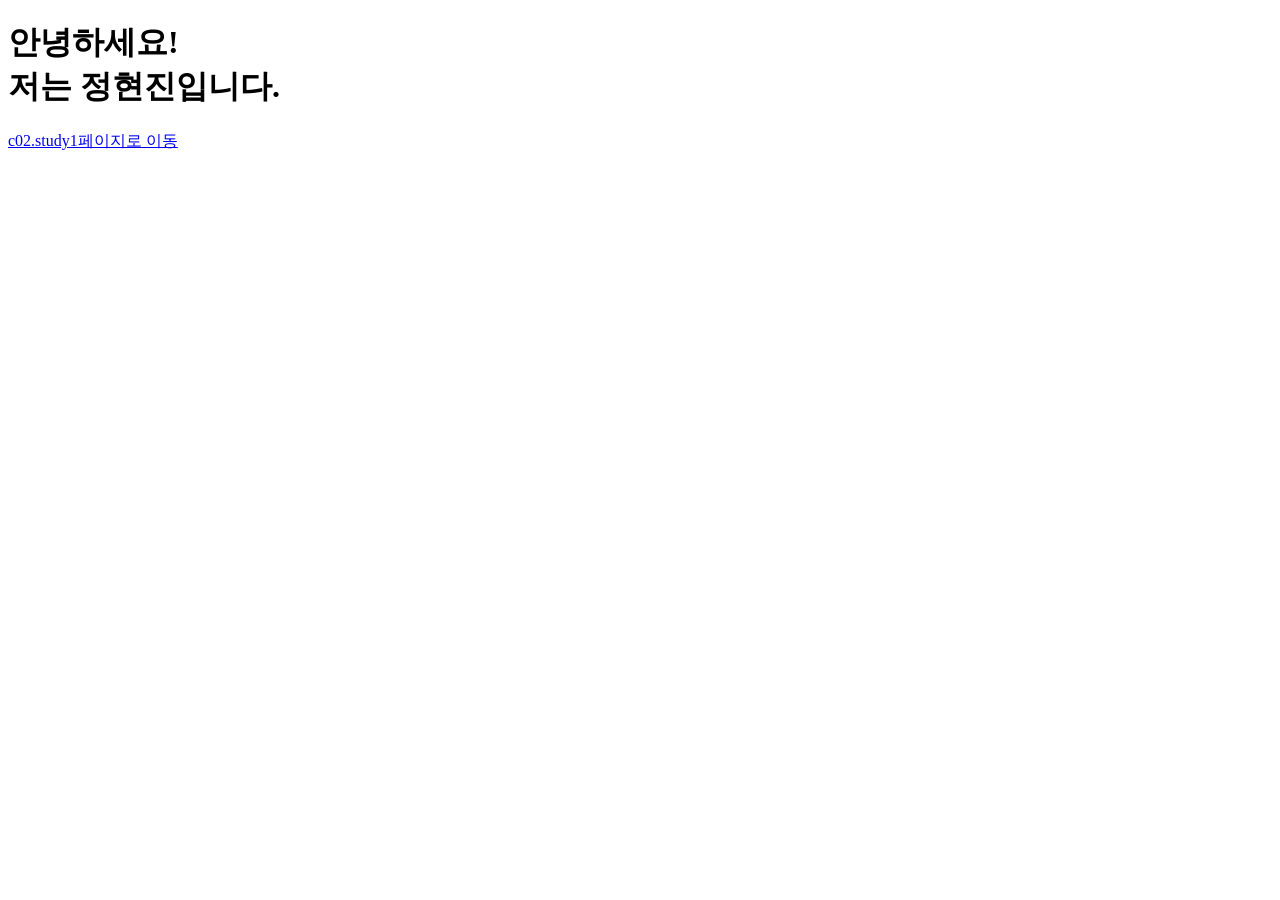
<file: index.html>
<!DOCTYPE html>
<html lang="ko">
    <head>
        <title>환영합니다</title>
        <meta charset="UTF-8">
        <meta name="viewport" content="width=device-width, initial-scale=1.0">
    </head>
    <body>
        
        <h1>안녕하세요!<br>
        저는       정현진입니다.</h1>
        <a href="./c02.link/study1.html">c02.study1페이지로 이동</a>
    </body>
</html>
</file>
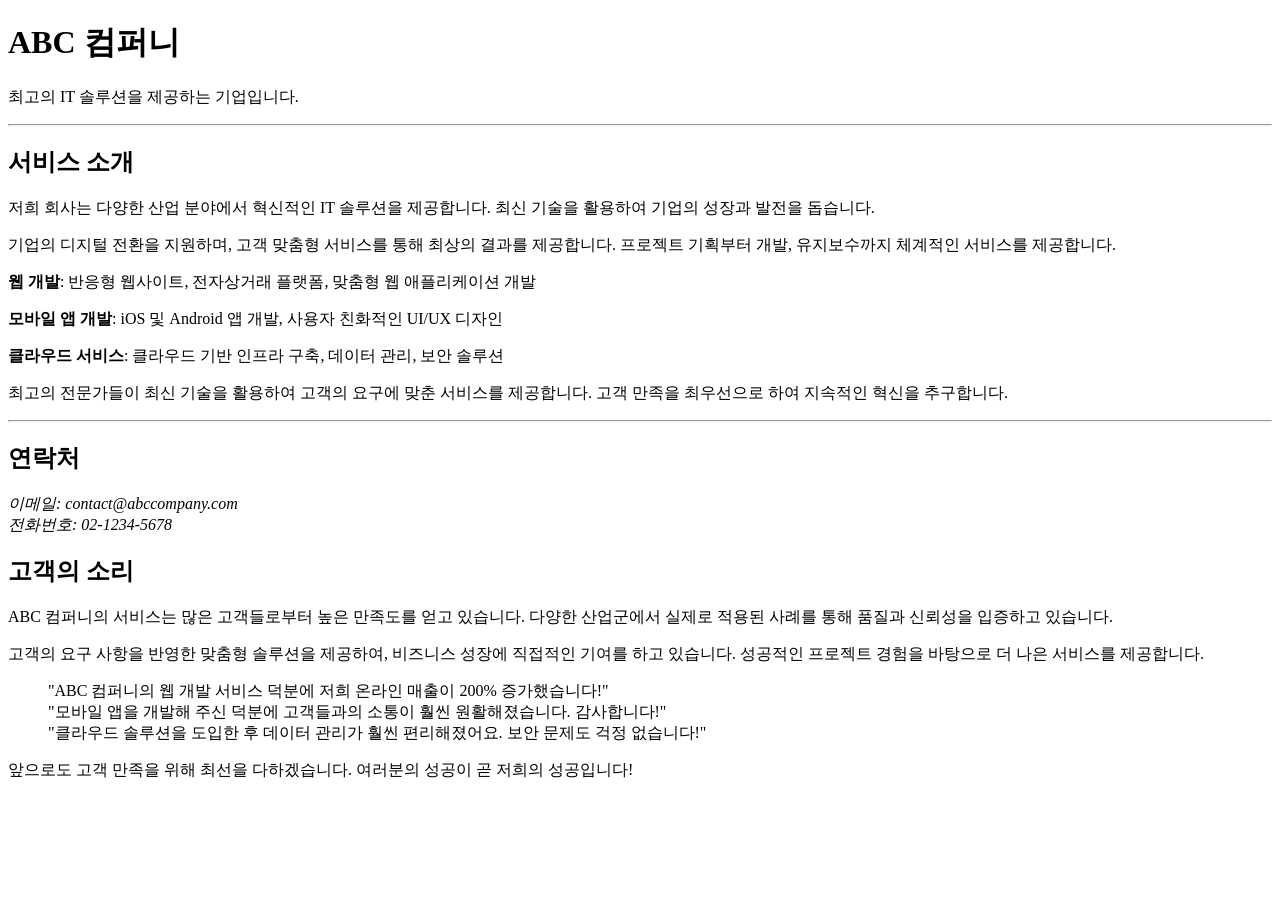
<file: c01.context/ex1.html>
<!DOCTYPE html>
<html lang="ko">
<head>
    <meta charset="UTF-8">
    <meta name="viewport" content="width=device-width, initial-scale=1.0">
    <title>회사 서비스 소개</title>
</head>
<body>
    <h1>ABC 컴퍼니</h1>
    <p>최고의 IT 솔루션을 제공하는 기업입니다.</p>
    <hr>
    <h2>서비스 소개</h2>
    <p>저희 회사는 다양한 산업 분야에서 혁신적인 IT 솔루션을 제공합니다. 최신 기술을 활용하여 기업의 성장과 발전을 돕습니다.</p>
    <p>기업의 디지털 전환을 지원하며, 고객 맞춤형 서비스를 통해 최상의 결과를 제공합니다. 프로젝트 기획부터 개발, 유지보수까지 체계적인 서비스를 제공합니다.</p>
    <p><strong>웹 개발</strong>: 반응형 웹사이트, 전자상거래 플랫폼, 맞춤형 웹 애플리케이션 개발</p>
    <p><strong>모바일 앱 개발</strong>: iOS 및 Android 앱 개발, 사용자 친화적인 UI/UX 디자인</p>
    <p><strong>클라우드 서비스</strong>: 클라우드 기반 인프라 구축, 데이터 관리, 보안 솔루션</p>
    <p>최고의 전문가들이 최신 기술을 활용하여 고객의 요구에 맞춘 서비스를 제공합니다. 고객 만족을 최우선으로 하여 지속적인 혁신을 추구합니다.</p>
    <hr>
    <h2>연락처</h2>
    <address>
        이메일: contact@abccompany.com<br>
        전화번호: 02-1234-5678
    </address>
    <h2>고객의 소리</h2>
    <p>ABC 컴퍼니의 서비스는 많은 고객들로부터 높은 만족도를 얻고 있습니다. 다양한 산업군에서 실제로 적용된 사례를 통해 품질과 신뢰성을 입증하고 있습니다.</p>
    <p>고객의 요구 사항을 반영한 맞춤형 솔루션을 제공하여, 비즈니스 성장에 직접적인 기여를 하고 있습니다. 성공적인 프로젝트 경험을 바탕으로 더 나은 서비스를 제공합니다.</p>
    <blockquote>
        "ABC 컴퍼니의 웹 개발 서비스 덕분에 저희 온라인 매출이 200% 증가했습니다!"<br>
        "모바일 앱을 개발해 주신 덕분에 고객들과의 소통이 훨씬 원활해졌습니다. 감사합니다!"<br>
        "클라우드 솔루션을 도입한 후 데이터 관리가 훨씬 편리해졌어요. 보안 문제도 걱정 없습니다!"
    </blockquote>
    <p>앞으로도 고객 만족을 위해 최선을 다하겠습니다. 여러분의 성공이 곧 저희의 성공입니다!</p>
</body>
</html>
</file>
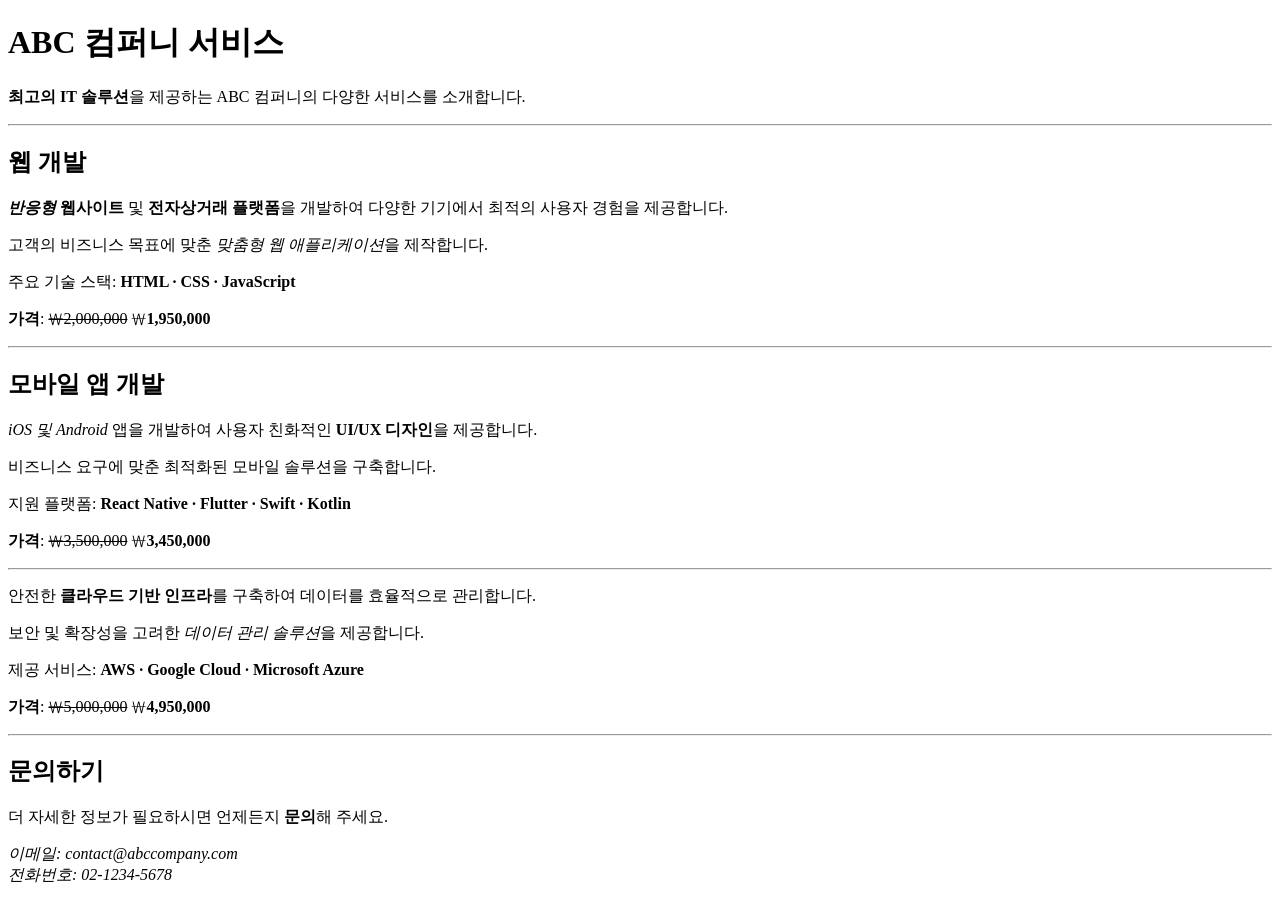
<file: c01.context/ex2.html>
<!DOCTYPE html>
<html lang="ko">
<head>
    <meta charset="UTF-8">
    <meta name="viewport" content="width=device-width, initial-scale=1.0">
    <title>ABC컴퍼니 서비스 상세 소개</title>
</head>
<body>
    <div>
        <h1>ABC 컴퍼니 서비스</h1>
        <p><strong>최고의 IT 솔루션</strong>을 제공하는 ABC 컴퍼니의 다양한 서비스를 소개합니다.</p>
    </div>
    <hr>
    <div>
        <h2>웹 개발</h2>
        <p><strong><i>반응형</i> 웹사이트</strong> 및 <b>전자상거래 플랫폼</b>을 개발하여 다양한 기기에서 최적의 사용자 경험을 제공합니다.</p>
        <p>고객의 비즈니스 목표에 맞춘 <i>맞춤형 웹 애플리케이션</i>을 제작합니다.</p>
        <p>주요 기술 스택: <strong>HTML · CSS · JavaScript</strong></p>
        <p><b>가격</b>: <del>&#8361;2,000,000</del> &#8361;<b>1,950,000</b></p>
    </div>
    <hr>
    <div>
        <h2>모바일 앱 개발</h2>
        <p><i>iOS 및 Android</i> 앱을 개발하여 사용자 친화적인 <b>UI/UX 디자인</b>을 제공합니다.</p>
        <p>비즈니스 요구에 맞춘 최적화된 모바일 솔루션을 구축합니다.</p>
        <p>지원 플랫폼: <b>React Native · Flutter · Swift · Kotlin</b></p>
        <p><b>가격</b>: <del>&#8361;3,500,000</del> &#8361;<b>3,450,000</b></p>
    </div>
    <hr>
    <p>안전한 <b>클라우드 기반 인프라</b>를 구축하여 데이터를 효율적으로 관리합니다.</p>
    <p>보안 및 확장성을 고려한 <i>데이터 관리 솔루션</i>을 제공합니다.</p>
    <p>제공 서비스: <b>AWS · Google Cloud · Microsoft Azure</b></p>
    <p><b>가격</b>: <del>&#8361;5,000,000</del> &#8361;<b>4,950,000</b></p>
    <hr>
    <h2>문의하기</h2>
    <p>더 자세한 정보가 필요하시면 언제든지 <b>문의</b>해 주세요.</p>
    <address>
        이메일: contact@abccompany.com<br>
        전화번호: 02-1234-5678
    </address>
</body>
</html>
</file>
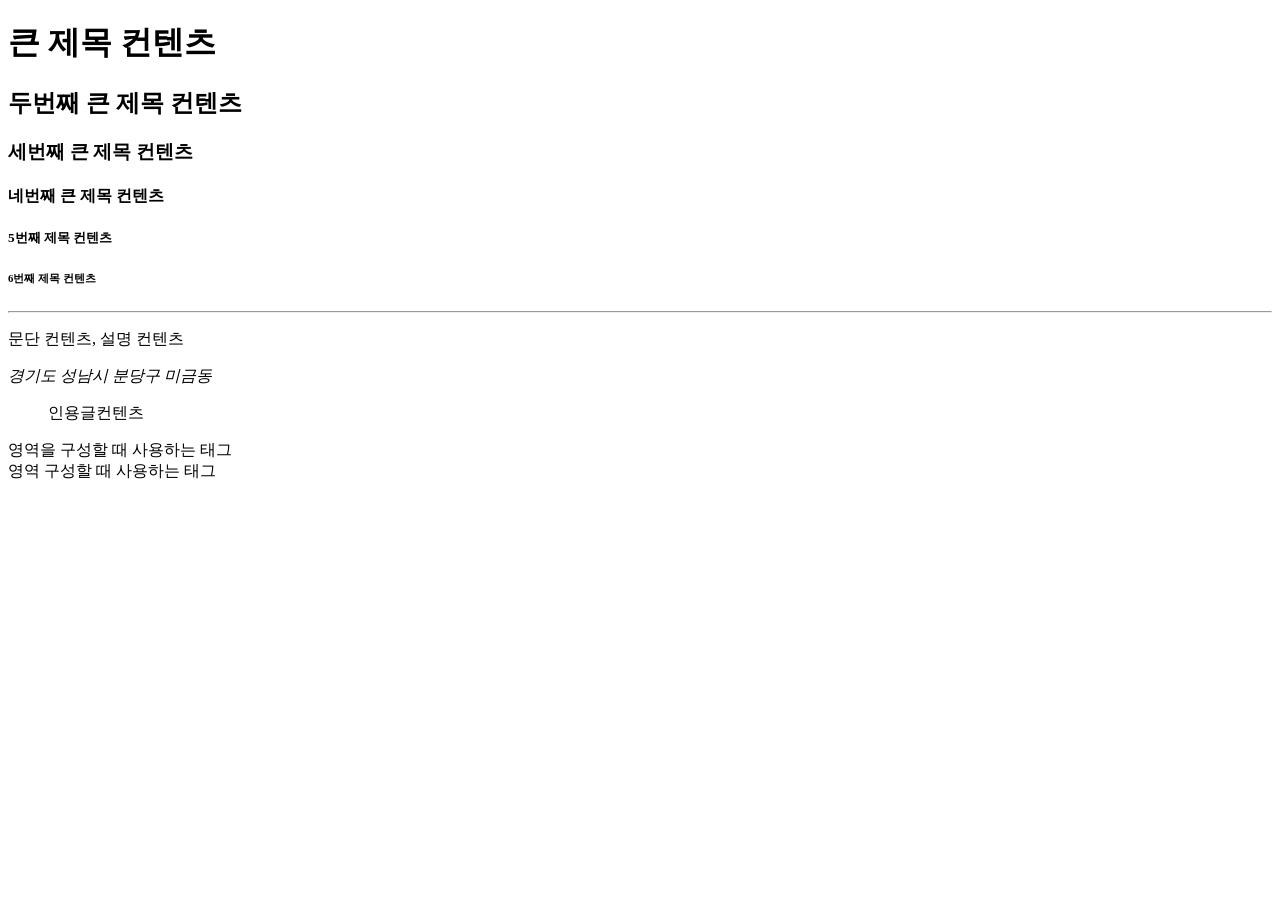
<file: c01.context/study1.html>
<!DOCTYPE html>
<html lang="ko">
<head>
    <meta charset="UTF-8">
    <meta name="viewport" content="width=device-width, initial-scale=1.0">
    <title>문맥 태그</title>
</head>
<body>
    <h1>큰 제목 컨텐츠</h1>
    <h2>두번째 큰 제목 컨텐츠</h2>
    <h3>세번째 큰 제목 컨텐츠</h3>
    <h4>네번째 큰 제목 컨텐츠</h4>
    <h5>5번째 제목 컨텐츠</h5>
    <h6>6번째 제목 컨텐츠</h6>
    <hr>
    <p>문단 컨텐츠, 설명 컨텐츠</p>
    <address>경기도 성남시 분당구 미금동</address>
    <blockquote>인용글컨텐츠</blockquote>
    <div>영역을 구성할 때 사용하는 태그</div>
    <section>영역 구성할 때 사용하는 태그</section>
</body>
</html>
</file>
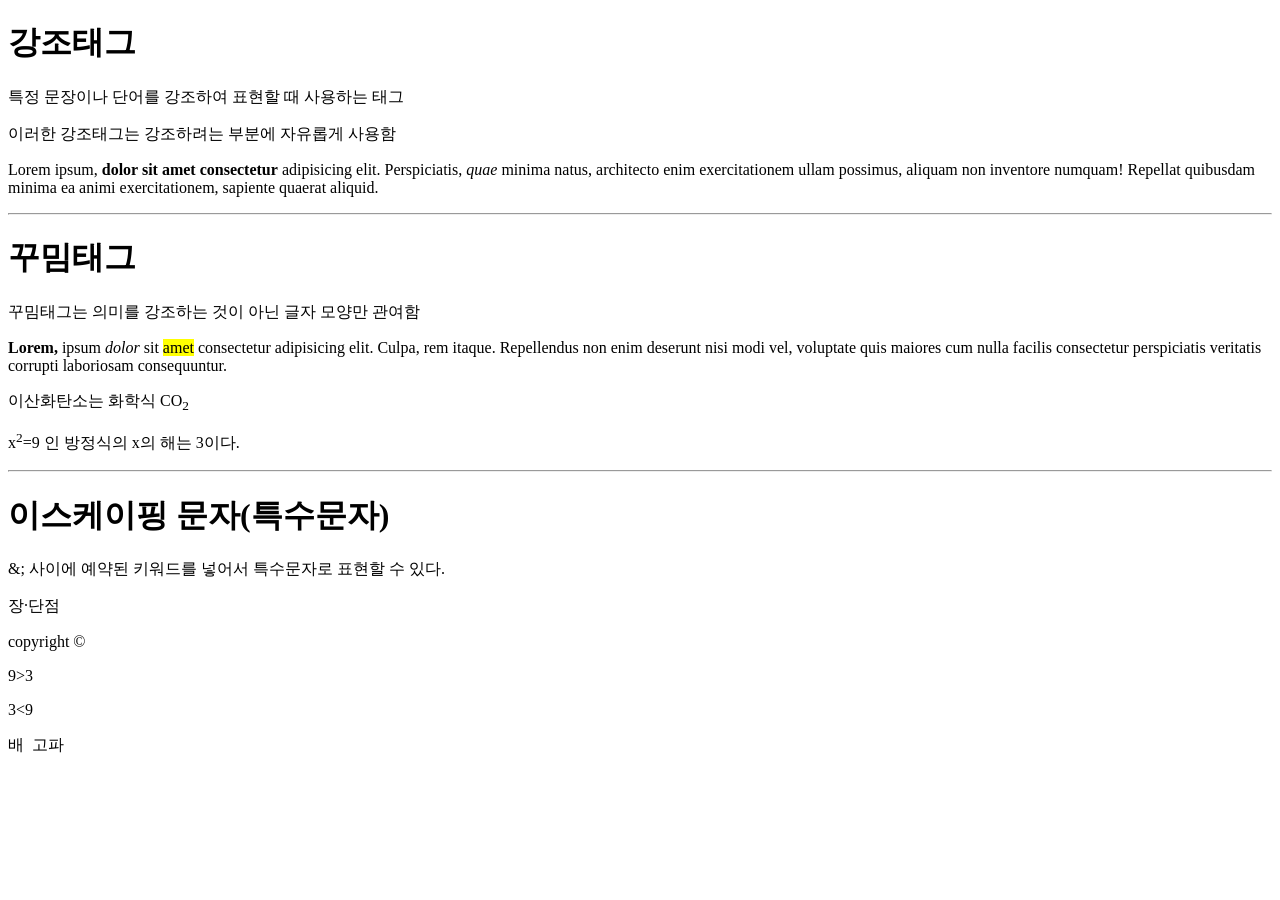
<file: c01.context/study2.html>
<!DOCTYPE html>
<html lang="en">
<head>
    <meta charset="UTF-8">
    <meta name="viewport" content="width=device-width, initial-scale=1.0">
    <title>강조 태그</title>
</head>
<body>
    <h1>강조태그</h1>
    <p>특정 문장이나 단어를 강조하여 표현할 때 사용하는 태그</p>
    <p>이러한 강조태그는 강조하려는 부분에 자유롭게 사용함</p>
    <p>Lorem ipsum, <strong>dolor sit amet consectetur</strong> adipisicing elit. Perspiciatis, <em>quae</em> minima natus, architecto enim exercitationem ullam possimus, aliquam non inventore numquam! Repellat quibusdam minima ea animi exercitationem, sapiente quaerat aliquid.</p>
    <hr>

    <h1>꾸밈태그</h1>
    <p>꾸밈태그는 의미를 강조하는 것이 아닌 글자 모양만 관여함</p>
    <p><b>Lorem,</b> ipsum <i>dolor</i> sit <mark>amet</mark> consectetur adipisicing elit. Culpa, rem itaque. Repellendus non enim deserunt nisi modi vel, voluptate quis maiores cum nulla facilis consectetur perspiciatis veritatis corrupti laboriosam consequuntur.</p>
    <p>이산화탄소는 화학식 CO<sub>2</sub></p>
    <p>x<sup>2</sup>=9 인 방정식의 x의 해는 3이다.</p>

    <hr>

    <h1>이스케이핑 문자(특수문자)</h1>
    <p>&; 사이에 예약된 키워드를 넣어서 특수문자로 표현할 수 있다.</p>
    <p>장&middot;단점</p>
    <p>copyright &copy;</p>
    <p>9&gt;3</p>
    <p>3&lt;9</p>
    <p>배&nbsp;&nbsp;고파</p>



</body>
</html>
</file>
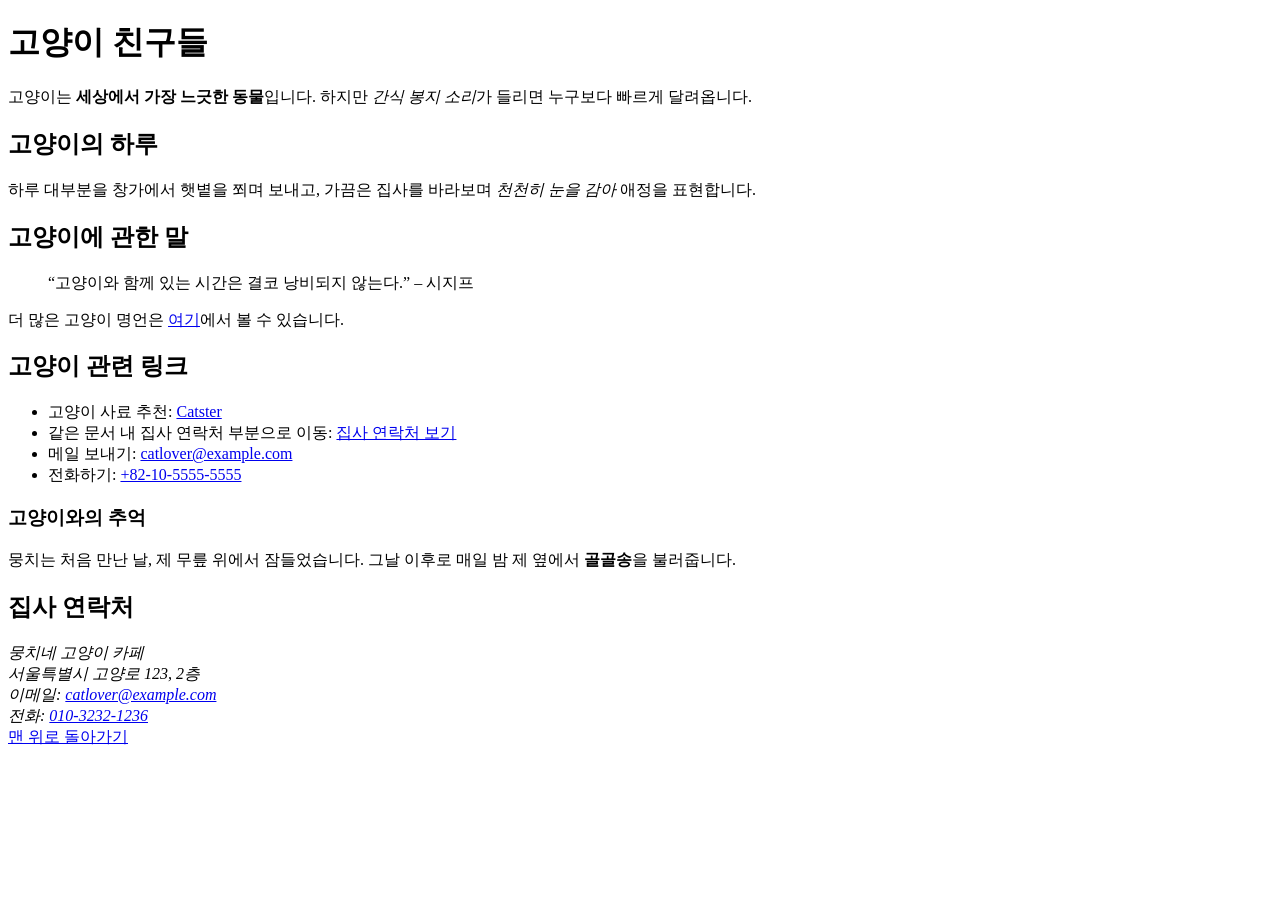
<file: c02.link/ex1.html>
<!DOCTYPE html>
<html lang="ko">
<head>
    <meta charset="UTF-8">
    <meta name="viewport" content="width=device-width, initial-scale=1.0">
    <title>고양이이야기</title>
</head>
<body>
    <h1 id="top1">고양이 친구들</h1>
    <p>고양이는 <b>세상에서 가장 느긋한 동물</b>입니다. 하지만 <i>간식 봉지 소리</i>가 들리면 누구보다 빠르게 달려옵니다.</p>
    <h2>고양이의 하루</h2>
    <p>하루 대부분을 창가에서 햇볕을 쬐며 보내고, 가끔은 집사를 바라보며 <i>천천히 눈을 감아</i> 애정을 표현합니다.</p>
    <h2>고양이에 관한 말</h2>
    <blockquote>“고양이와 함께 있는 시간은 결코 낭비되지 않는다.” – 시지프</blockquote>
    <p>더 많은 고양이 명언은 <a href="#">여기</a>에서 볼 수 있습니다.</p>
    <h2>고양이 관련 링크</h2>
    <ul>
        <li>고양이 사료 추천: <a href="#">Catster</a></li>
        <li>같은 문서 내 집사 연락처 부분으로 이동: <a href="#pn">집사 연락처 보기</a></li>
        <li>메일 보내기: <a href="mailto:catlover@example.com">catlover@example.com</a></li>
        <li>전화하기: <a href="tel:821055555555">+82-10-5555-5555</a></li>
    </ul>
    <h3>고양이와의 추억</h3>
    <p>뭉치는 처음 만난 날, 제 무릎 위에서 잠들었습니다. 그날 이후로 매일 밤 제 옆에서 <b>골골송</b>을 불러줍니다.</p>
    <h2 id="pn">집사 연락처</h2>
    <address>
        뭉치네 고양이 카페<br>
        서울특별시 고양로 123, 2층<br>
        이메일: <a href="mailto:catlover@example.com">catlover@example.com</a><br>  
        전화: <a href="tel:01032321236">010-3232-1236</a>
    </address>
    <a href="#top1">맨 위로 돌아가기</a>

    
</body>
</html>
</file>
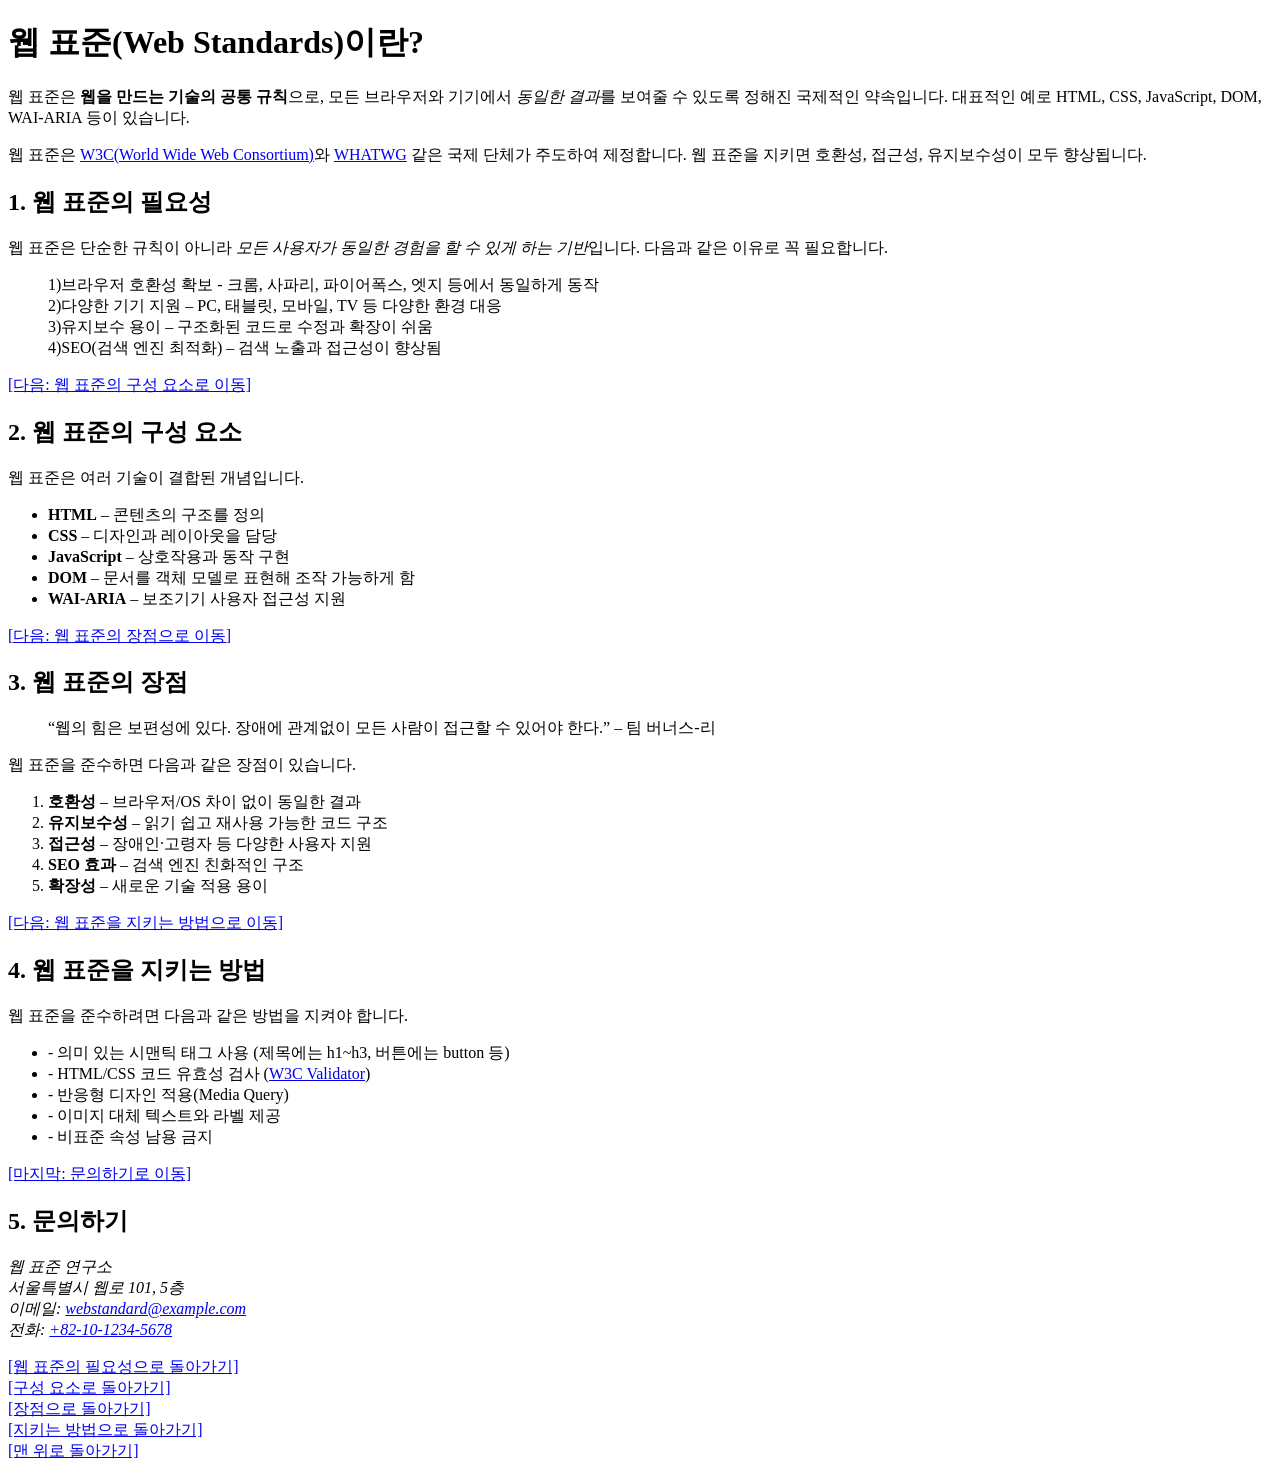
<file: c02.link/ex2.html>
<!DOCTYPE html>
<html lang="ko">
<head>
    <meta charset="UTF-8">
    <meta name="viewport" content="width=device-width, initial-scale=1.0">
    <title>웹 표준 소개 페이지</title>
    <style>
        html{scroll-behavior: smooth;}
    </style>
</head>
<body>
    <h1 id="top">웹 표준(Web Standards)이란?</h1>
    <p>웹 표준은 <strong>웹을 만드는 기술의 공통 규칙</strong>으로, 모든 브라우저와 기기에서 <i>동일한 결과</i>를 보여줄 수 있도록 정해진 국제적인 약속입니다. 대표적인 예로 HTML, CSS, JavaScript, DOM, WAI-ARIA 등이 있습니다.</p>
    <p>웹 표준은 <a href="#">W3C(World Wide Web Consortium)</a>와 <a href="#">WHATWG</a> 같은 국제 단체가 주도하여 제정합니다. 웹 표준을 지키면 호환성, 접근성, 유지보수성이 모두 향상됩니다.</p>
    <h2 id="con1">1. 웹 표준의 필요성</h2>
    <p>웹 표준은 단순한 규칙이 아니라 <em>모든 사용자가 동일한 경험을 할 수 있게 하는 기반</em>입니다. 다음과 같은 이유로 꼭 필요합니다.</p>
    <ol style="list-style: none;">
        <li>1)브라우저 호환성 확보 - 크롬, 사파리, 파이어폭스, 엣지 등에서 동일하게 동작</li>
        <li>2)다양한 기기 지원 – PC, 태블릿, 모바일, TV 등 다양한 환경 대응</li>
        <li>3)유지보수 용이 – 구조화된 코드로 수정과 확장이 쉬움</li>
        <li>4)SEO(검색 엔진 최적화) – 검색 노출과 접근성이 향상됨</li>
    </ol>
    <a href="#con2">[다음: 웹 표준의 구성 요소로 이동]</a>
    <h2 id="con2">2. 웹 표준의 구성 요소</h2>
    <p>웹 표준은 여러 기술이 결합된 개념입니다.</p>
    <ul>
        <li><strong>HTML</strong> – 콘텐츠의 구조를 정의</li>
        <li><strong>CSS</strong> – 디자인과 레이아웃을 담당</li>
        <li><strong>JavaScript</strong> – 상호작용과 동작 구현</li>
        <li><strong>DOM</strong> – 문서를 객체 모델로 표현해 조작 가능하게 함</li>
        <li><strong>WAI-ARIA</strong> – 보조기기 사용자 접근성 지원</li>
    </ul>
    <a href="#con3">[다음: 웹 표준의 장점으로 이동]</a>
    <h2 id="con3">3. 웹 표준의 장점</h2>
    <blockquote>“웹의 힘은 보편성에 있다. 장애에 관계없이 모든 사람이 접근할 수 있어야 한다.” – 팀 버너스-리</blockquote>
    <p>웹 표준을 준수하면 다음과 같은 장점이 있습니다.</p>
    <ol>
        <li><strong>호환성</strong> – 브라우저/OS 차이 없이 동일한 결과</li>
        <li><strong>유지보수성</strong> – 읽기 쉽고 재사용 가능한 코드 구조</li>
        <li><strong>접근성</strong> – 장애인·고령자 등 다양한 사용자 지원</li>
        <li><strong>SEO 효과</strong> – 검색 엔진 친화적인 구조</li>
        <li><strong>확장성</strong> – 새로운 기술 적용 용이</li>
    </ol>
    <a href="#con4">[다음: 웹 표준을 지키는 방법으로 이동]</a>
    <h2 id="con4">4. 웹 표준을 지키는 방법</h2>
    <p>웹 표준을 준수하려면 다음과 같은 방법을 지켜야 합니다.</p>
    <ul>
        <li>- 의미 있는 시맨틱 태그 사용 (제목에는 h1~h3, 버튼에는 button 등)</li>
        <li>- HTML/CSS 코드 유효성 검사 (<a href="#">W3C Validator</a>)</li>
        <li>- 반응형 디자인 적용(Media Query)</li>
        <li>- 이미지 대체 텍스트와 라벨 제공</li>
        <li>- 비표준 속성 남용 금지</li>
    </ul>
    <a href="#con5">[마지막: 문의하기로 이동]</a>
    <h2 id="con5">5. 문의하기</h2>
    <address>
        웹 표준 연구소<br>
        서울특별시 웹로 101, 5층<br>
        이메일: <a href="mailto:webstandard@example.com">webstandard@example.com</a><br>
        전화: <a href="tel:821012345678">+82-10-1234-5678</a>
    </address>
    
    <p>
        <a href="#con1">[웹 표준의 필요성으로 돌아가기]</a><br>
        <a href="#con2">[구성 요소로 돌아가기]</a><br>
        <a href="#con3">[장점으로 돌아가기]</a><br>
        <a href="#con4">[지키는 방법으로 돌아가기]</a><br>
        <a href="#top">[맨 위로 돌아가기]</a>
    </p>

</body>
</html>
</file>
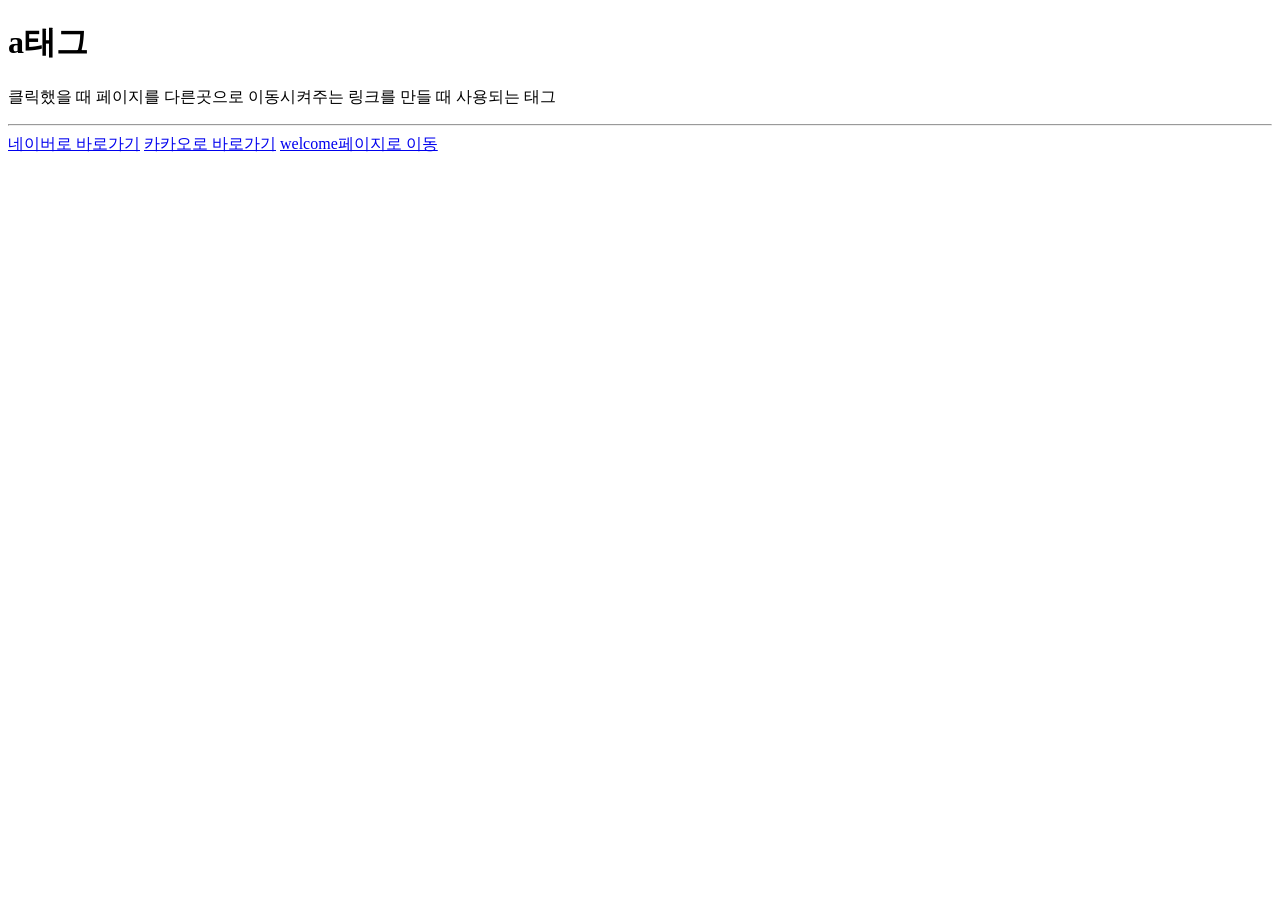
<file: c02.link/study1.html>
<!DOCTYPE html>
<html lang="ko">
<head>
    <meta charset="UTF-8">
    <meta name="viewport" content="width=device-width, initial-scale=1.0">
    <title>링크</title>
</head>
<body>
    <h1>a태그</h1>
    <p>클릭했을 때 페이지를 다른곳으로 이동시켜주는 링크를 만들 때 사용되는 태그</p>
    <hr>
    <a href="https://www.naver.com/">네이버로 바로가기</a>
    <a
    href="https://www.kakaocorp.com/page/"
    target="_blank"
    >카카오로 바로가기</a>

    <a href="../index.html">welcome페이지로 이동</a>
</body>
</html>
</file>
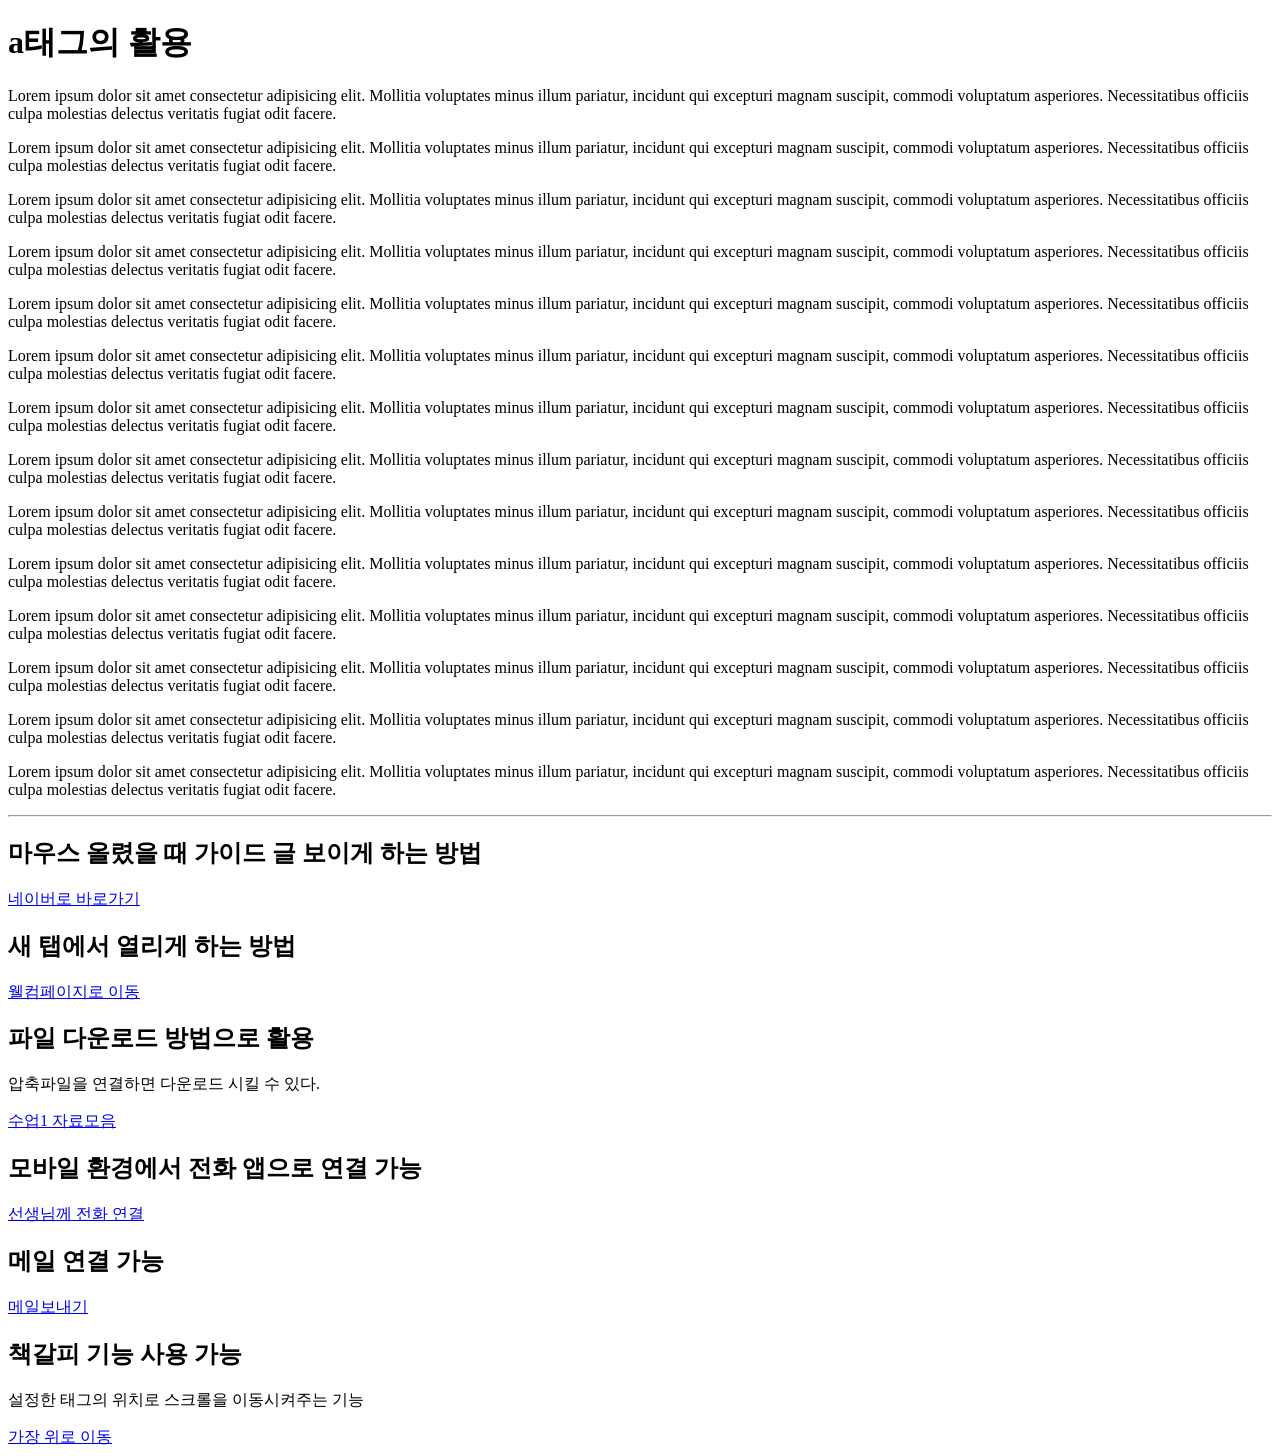
<file: c02.link/study2.html>
<!DOCTYPE html>
<html lang="ko">
<head>
    <meta charset="UTF-8">
    <meta name="viewport" content="width=device-width, initial-scale=1.0">
    <title>a태그 활용</title>
    <style>
        html{scroll-behavior: smooth;}
    </style>
</head>
<body>
    <h1 id="top">a태그의 활용</h1>

    <p>Lorem ipsum dolor sit amet consectetur adipisicing elit. Mollitia voluptates minus illum pariatur, incidunt qui excepturi magnam suscipit, commodi voluptatum asperiores. Necessitatibus officiis culpa molestias delectus veritatis fugiat odit facere.</p>
    <p>Lorem ipsum dolor sit amet consectetur adipisicing elit. Mollitia voluptates minus illum pariatur, incidunt qui excepturi magnam suscipit, commodi voluptatum asperiores. Necessitatibus officiis culpa molestias delectus veritatis fugiat odit facere.</p>
    <p>Lorem ipsum dolor sit amet consectetur adipisicing elit. Mollitia voluptates minus illum pariatur, incidunt qui excepturi magnam suscipit, commodi voluptatum asperiores. Necessitatibus officiis culpa molestias delectus veritatis fugiat odit facere.</p>
    <p>Lorem ipsum dolor sit amet consectetur adipisicing elit. Mollitia voluptates minus illum pariatur, incidunt qui excepturi magnam suscipit, commodi voluptatum asperiores. Necessitatibus officiis culpa molestias delectus veritatis fugiat odit facere.</p>
    <p>Lorem ipsum dolor sit amet consectetur adipisicing elit. Mollitia voluptates minus illum pariatur, incidunt qui excepturi magnam suscipit, commodi voluptatum asperiores. Necessitatibus officiis culpa molestias delectus veritatis fugiat odit facere.</p>
    <p>Lorem ipsum dolor sit amet consectetur adipisicing elit. Mollitia voluptates minus illum pariatur, incidunt qui excepturi magnam suscipit, commodi voluptatum asperiores. Necessitatibus officiis culpa molestias delectus veritatis fugiat odit facere.</p>
    <p>Lorem ipsum dolor sit amet consectetur adipisicing elit. Mollitia voluptates minus illum pariatur, incidunt qui excepturi magnam suscipit, commodi voluptatum asperiores. Necessitatibus officiis culpa molestias delectus veritatis fugiat odit facere.</p>
    <p>Lorem ipsum dolor sit amet consectetur adipisicing elit. Mollitia voluptates minus illum pariatur, incidunt qui excepturi magnam suscipit, commodi voluptatum asperiores. Necessitatibus officiis culpa molestias delectus veritatis fugiat odit facere.</p>
    <p>Lorem ipsum dolor sit amet consectetur adipisicing elit. Mollitia voluptates minus illum pariatur, incidunt qui excepturi magnam suscipit, commodi voluptatum asperiores. Necessitatibus officiis culpa molestias delectus veritatis fugiat odit facere.</p>
    <p>Lorem ipsum dolor sit amet consectetur adipisicing elit. Mollitia voluptates minus illum pariatur, incidunt qui excepturi magnam suscipit, commodi voluptatum asperiores. Necessitatibus officiis culpa molestias delectus veritatis fugiat odit facere.</p>
    <p>Lorem ipsum dolor sit amet consectetur adipisicing elit. Mollitia voluptates minus illum pariatur, incidunt qui excepturi magnam suscipit, commodi voluptatum asperiores. Necessitatibus officiis culpa molestias delectus veritatis fugiat odit facere.</p>
    <p>Lorem ipsum dolor sit amet consectetur adipisicing elit. Mollitia voluptates minus illum pariatur, incidunt qui excepturi magnam suscipit, commodi voluptatum asperiores. Necessitatibus officiis culpa molestias delectus veritatis fugiat odit facere.</p>
    <p>Lorem ipsum dolor sit amet consectetur adipisicing elit. Mollitia voluptates minus illum pariatur, incidunt qui excepturi magnam suscipit, commodi voluptatum asperiores. Necessitatibus officiis culpa molestias delectus veritatis fugiat odit facere.</p>
    <p>Lorem ipsum dolor sit amet consectetur adipisicing elit. Mollitia voluptates minus illum pariatur, incidunt qui excepturi magnam suscipit, commodi voluptatum asperiores. Necessitatibus officiis culpa molestias delectus veritatis fugiat odit facere.</p>


    <hr>
    <h2>마우스 올렸을 때 가이드 글 보이게 하는 방법</h2>
    <a href="https://www.naver.com/" title="클릭 시 네이버페이지로 이동됩니다.">네이버로 바로가기</a>

    <h2>새 탭에서 열리게 하는 방법</h2>
    <a href="../index.html" target="_blank">웰컴페이지로 이동</a>

    <h2>파일 다운로드 방법으로 활용</h2>
    <p>압축파일을 연결하면 다운로드 시킬 수 있다.</p>
    <a href="../resource/study2.zip">수업1 자료모음</a>

    <h2>모바일 환경에서 전화 앱으로 연결 가능</h2>
    <a href="tel:01044321497">선생님께 전화 연결</a>

    <h2>메일 연결 가능</h2>
    <a href="mailto:green4alse@gmail.com">메일보내기</a>

    <h2>책갈피 기능 사용 가능</h2>
    <p>설정한 태그의 위치로 스크롤을 이동시켜주는 기능</p>
    <a href="#top">가장 위로 이동</a>
</body>
</html>
</file>
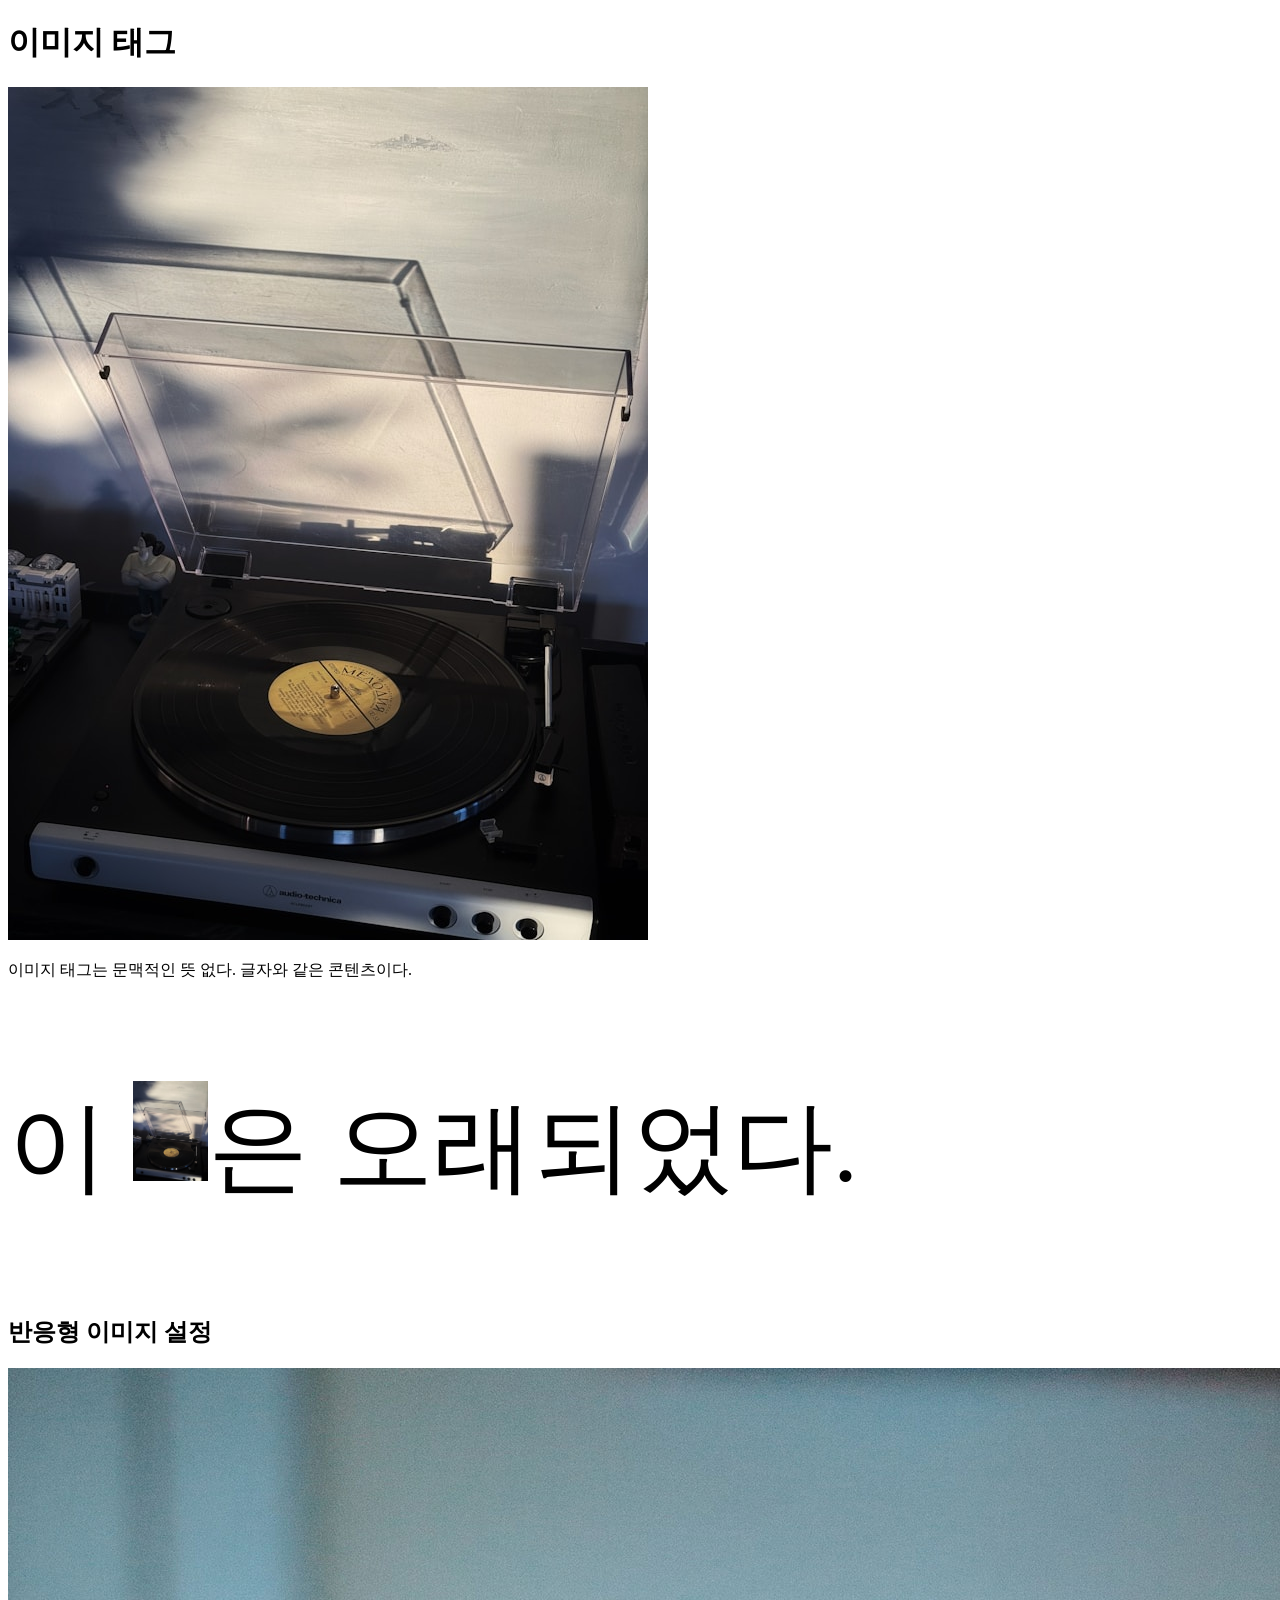
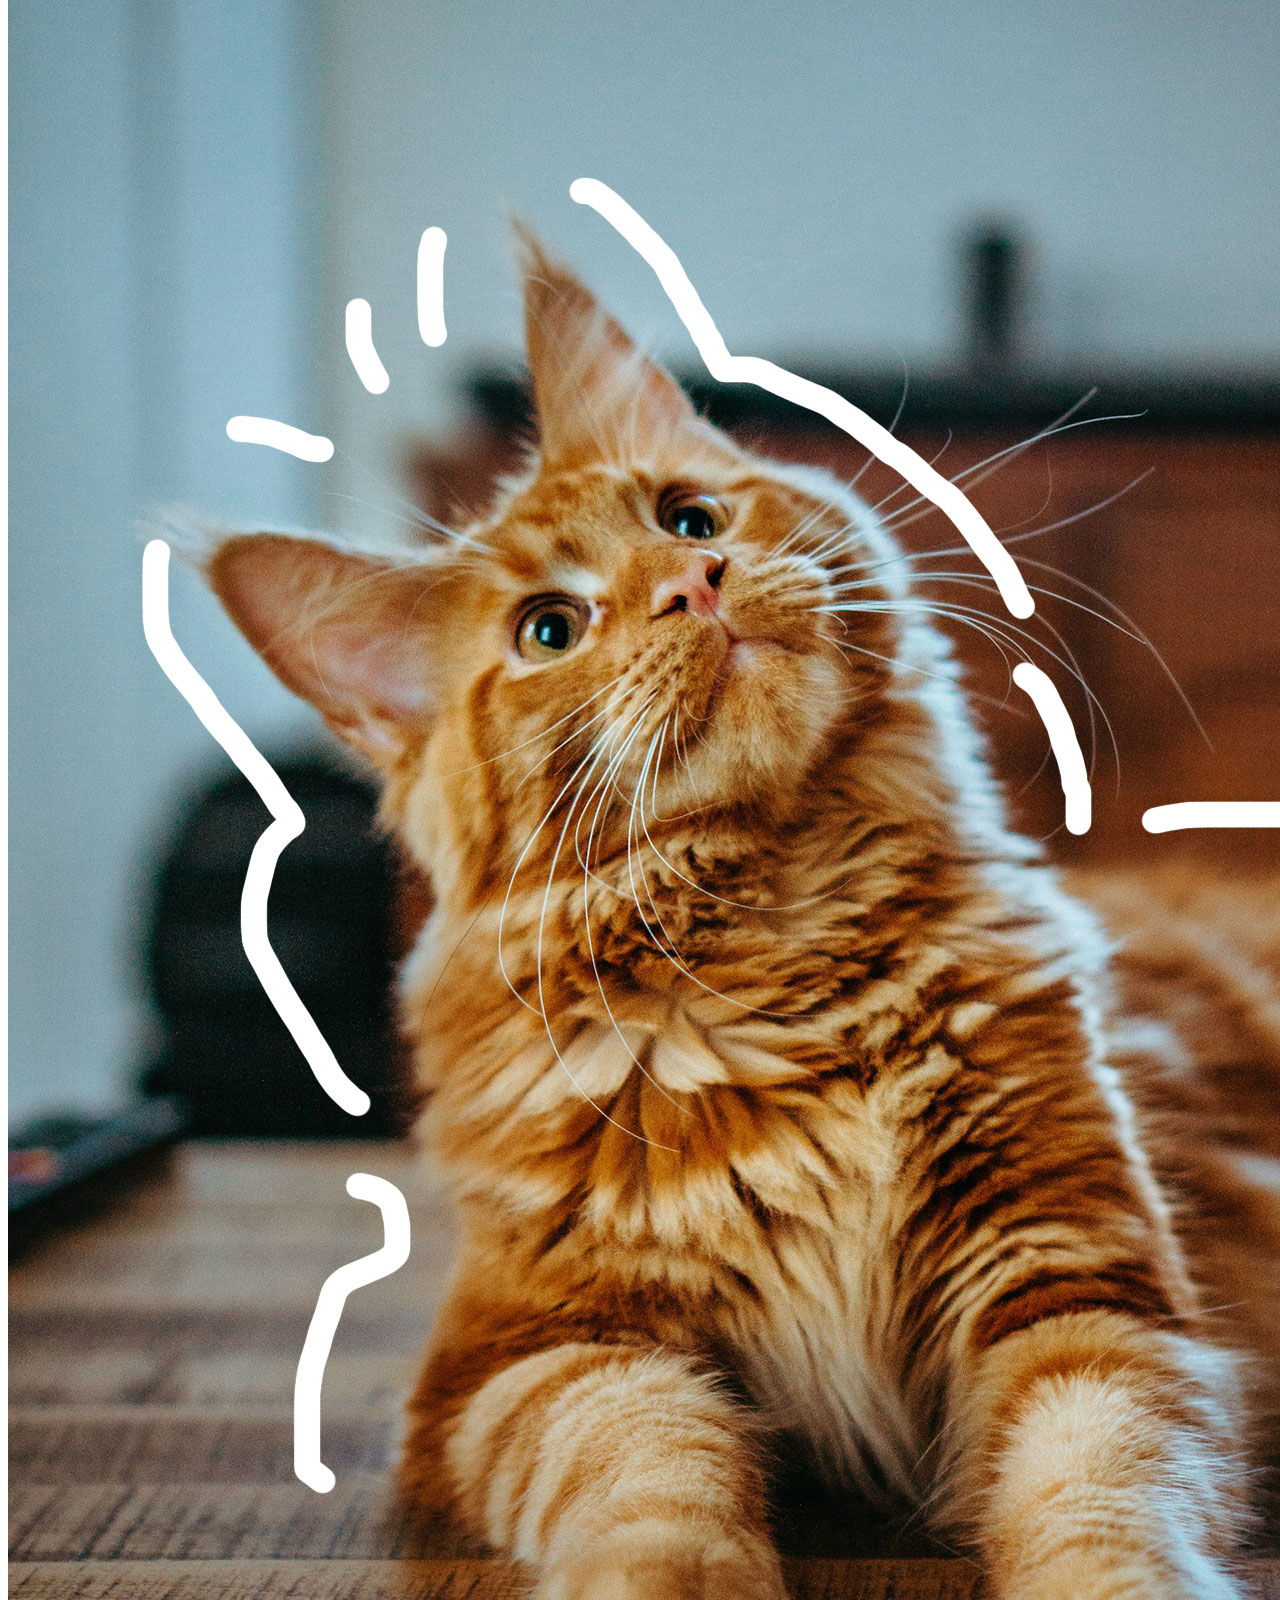
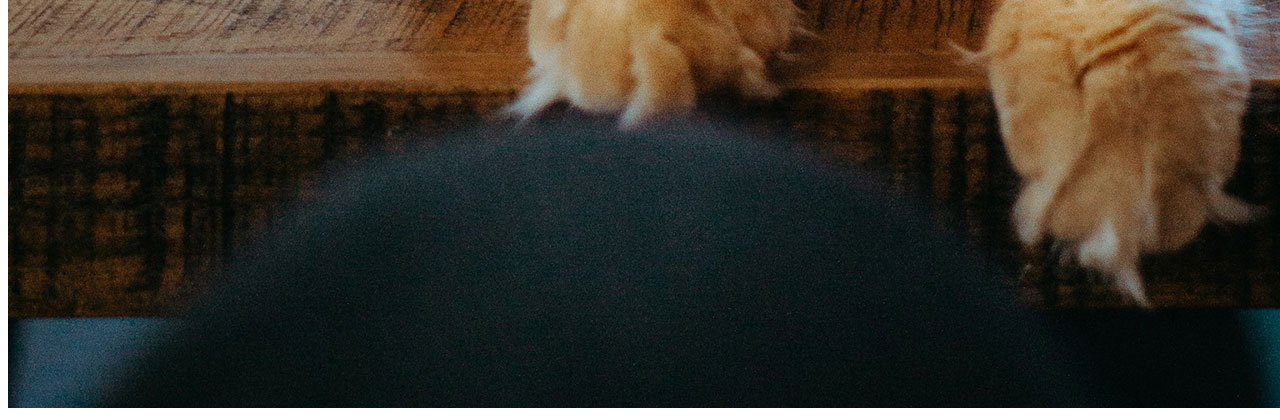
<file: c03.image-video/study1.html>
<!DOCTYPE html>
<html lang="ko">
<head>
    <meta charset="UTF-8">
    <meta name="viewport" content="width=device-width, initial-scale=1.0">
    <title>이미지 태그</title>
</head>
<body>
    <h1>이미지 태그</h1>
    <img src="./img/lp.jpg" alt="LP판 사진">
    <p>이미지 태그는 문맥적인 뜻 없다. 글자와 같은 콘텐츠이다.</p>
    <p style="font-size:100px;">
        이 <img style="height:100px;" src="./img/lp.jpg" alt="lp판 사진">은 오래되었다.
    </p>

    <h2>반응형 이미지 설정</h2>
    <picture>
        <source media="(max-width:768px)" srcset="./img/cat-640.jpg">
        <source media="(max-width:1200px)" srcset="./img/cat-1024.jpg">
        <source media="(min-width:1201px)" srcset="./img/cat-1600.jpg">
        <img src="./img/cat-640.jpg" alt="고양이 사진">
    </picture>

</body>
</html>
</file>
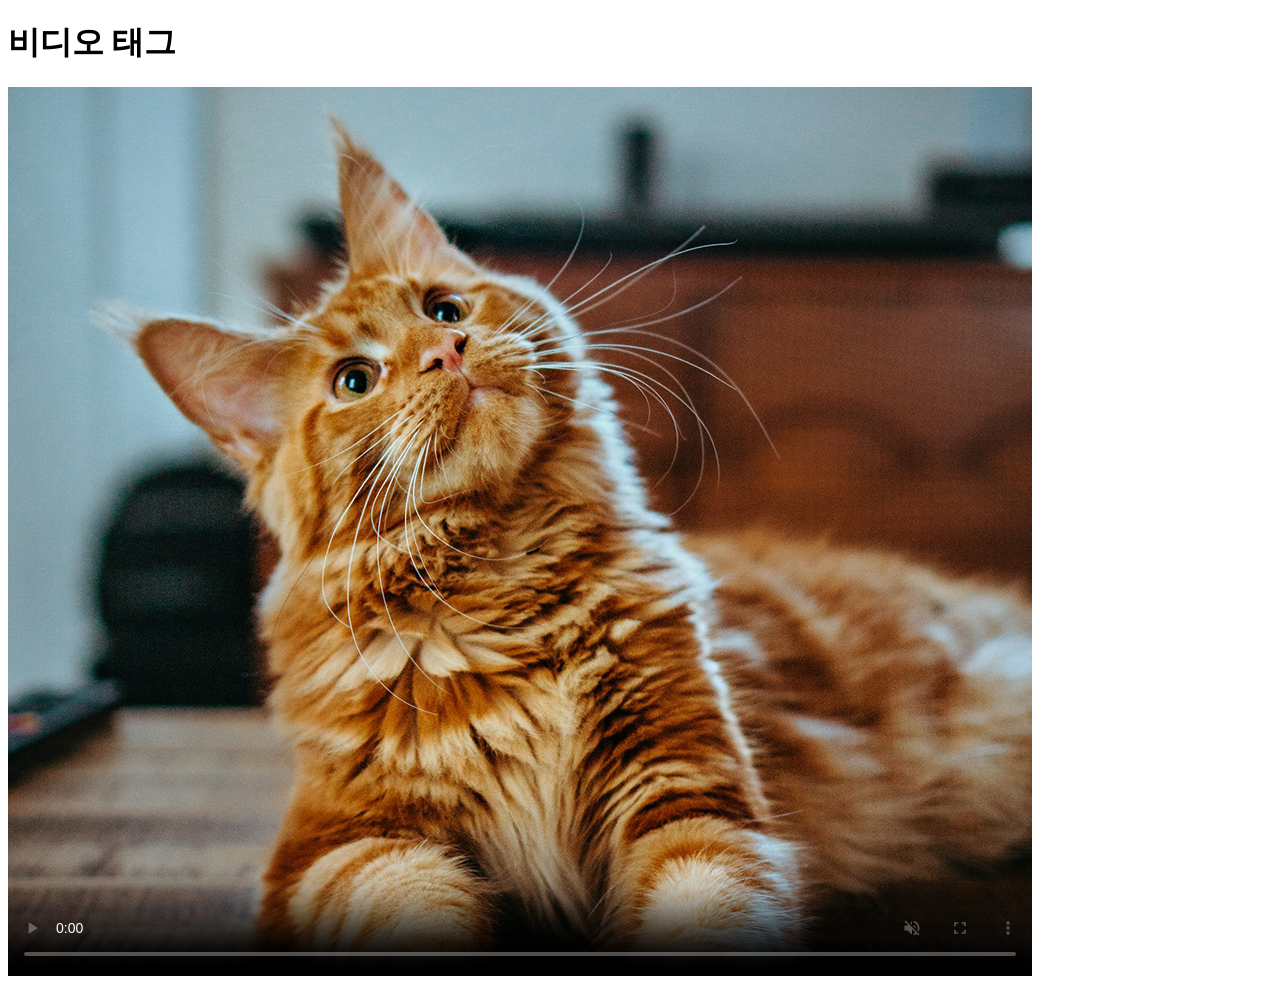
<file: c03.image-video/study2.html>
<!DOCTYPE html>
<html lang="ko">
<head>
    <meta charset="UTF-8">
    <meta name="viewport" content="width=device-width, initial-scale=1.0">
    <title>비디오태그</title>
</head>
<body>
    <h1>비디오 태그</h1>
    <video src="./video/main.mp4" controls autoplay muted loop poster="./img/cat-1024.jpg"></video>
</body>
</html>
</file>
